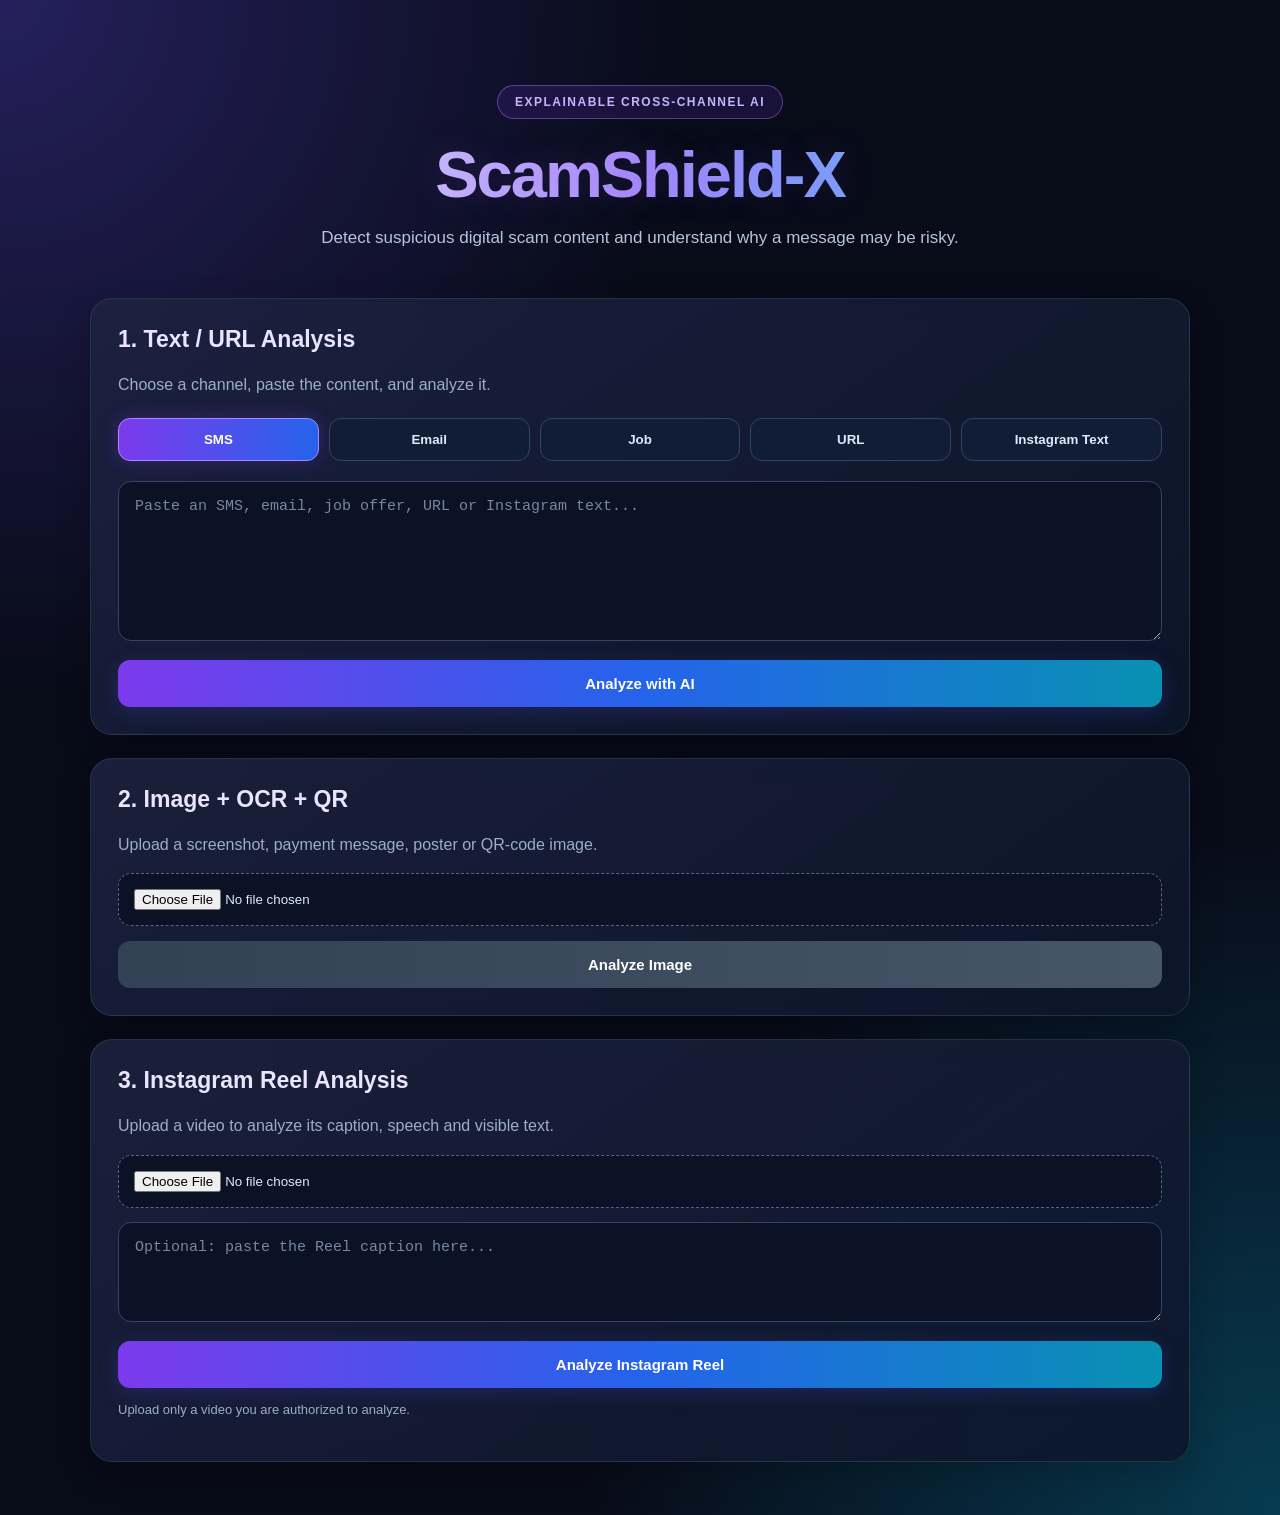
<file: index.html>
<!DOCTYPE html>
<html lang="en">
<head>
    <meta charset="UTF-8">
    <meta name="viewport" content="width=device-width, initial-scale=1.0">
    <title>ScamShield-X | AI Scam Detection</title>

    <!-- Netlify-compatible CSS path -->
    <link rel="stylesheet" href="/static/style.css">

    <style>
        .xai-meta {
            margin: 10px 0 14px;
            font-size: .88rem;
            opacity: .75;
            line-height: 1.5;
        }

        .xai-item {
            margin-bottom: 14px;
            padding: 10px 0 10px 12px;
        }

        .xai-feature { font-weight: 700; }
        .xai-direction { font-weight: 700; margin-top: 4px; }
        .xai-contribution { opacity: .78; font-size: .9rem; margin-top: 4px; }
        .scam-feature { border-left: 3px solid #ff5c75; }
        .legit-feature { border-left: 3px solid #35d07f; }

        .engine-box {
            margin-top: 15px;
            padding: 10px 14px;
            border-radius: 10px;
            background: rgba(128,128,128,.12);
            font-size: .9rem;
        }

        .type-list {
            display: flex;
            flex-wrap: wrap;
            gap: 8px;
            margin-top: 8px;
        }

        .type-badge {
            padding: 5px 10px;
            border-radius: 999px;
            background: rgba(128,128,128,.15);
            font-size: .82rem;
        }

        .confidence-box { margin-top: 10px; }
        .error {
            color: #d93025;
            padding: 12px;
            margin-top: 12px;
            white-space: pre-wrap;
        }

        button:disabled { opacity: .6; cursor: wait; }
        [hidden] { display: none !important; }

        .risk-bar {
            height: 10px;
            background: rgba(128,128,128,.2);
            border-radius: 8px;
            overflow: hidden;
            margin-top: 12px;
        }

        #riskFill {
            height: 100%;
            width: 0;
            background: #ff5c75;
            transition: width .3s;
        }

        pre {
            white-space: pre-wrap;
            overflow-wrap: anywhere;
        }

        .status {
            font-weight: bold;
            font-size: 1.2rem;
            margin-bottom: 16px;
        }

        .status.safe { color: #20a464; }
        .status.scam { color: #e7475b; }
    </style>
</head>

<body>
<div class="container">

    <header class="hero">
        <div class="badge">EXPLAINABLE CROSS-CHANNEL AI</div>
        <h1>ScamShield-X</h1>
        <p>
            Detect suspicious digital scam content and understand
            why a message may be risky.
        </p>
    </header>

    <!-- TEXT ANALYSIS -->
    <section class="card">
        <h2>1. Text / URL Analysis</h2>
        <p class="muted">
            Choose a channel, paste the content, and analyze it.
        </p>

        <div class="channel-grid">
            <button class="channel active" data-channel="sms">SMS</button>
            <button class="channel" data-channel="email">Email</button>
            <button class="channel" data-channel="job">Job</button>
            <button class="channel" data-channel="url">URL</button>
            <button class="channel" data-channel="instagram">Instagram Text</button>
        </div>

        <textarea id="inputText"
            placeholder="Paste an SMS, email, job offer, URL or Instagram text..."></textarea>

        <button id="analyzeButton" class="primary">Analyze with AI</button>
    </section>

    <!-- IMAGE ANALYSIS -->
    <section class="card">
        <h2>2. Image + OCR + QR</h2>
        <p class="muted">
            Upload a screenshot, payment message, poster or QR-code image.
        </p>

        <input id="imageInput" type="file"
            accept=".png,.jpg,.jpeg,.webp,image/*">

        <button id="imageButton" class="secondary">Analyze Image</button>
    </section>

    <!-- REEL ANALYSIS -->
    <section class="card">
        <h2>3. Instagram Reel Analysis</h2>
        <p class="muted">
            Upload a video to analyze its caption, speech and visible text.
        </p>

        <input id="videoInput" type="file"
            accept=".mp4,.mov,.avi,.mkv,video/*">

        <textarea id="caption" class="small-textarea"
            placeholder="Optional: paste the Reel caption here..."></textarea>

        <button id="reelButton" class="primary">
            Analyze Instagram Reel
        </button>

        <p class="note">
            Upload only a video you are authorized to analyze.
        </p>
    </section>

    <!-- RESULTS -->
    <section class="card result" id="result" hidden>
        <div id="status" class="status"></div>

        <div class="summary-grid">
            <div><span>Channel</span><strong id="resultChannel">-</strong></div>
            <div><span>Language</span><strong id="resultLanguage">-</strong></div>
            <div><span>Risk level</span><strong id="riskLevel">-</strong></div>
            <div><span>Risk score</span><strong id="riskScore">-</strong></div>
        </div>

        <div class="risk-bar"><div id="riskFill"></div></div>
        <div id="confidenceBox" class="confidence-box"></div>
        <div id="engineBox" class="engine-box"></div>

        <div id="scamTypesBox" class="engine-box" hidden>
            <strong>Detected scam categories</strong>
            <div id="scamTypes" class="type-list"></div>
        </div>

        <div class="two-col">
            <div>
                <h3>Rule-based evidence</h3>
                <ul id="reasonsList"></ul>
            </div>

            <div>
                <h3>Explainable AI / ML explanation</h3>
                <div id="xaiMeta" class="xai-meta"></div>
                <ul id="xaiList"></ul>
            </div>
        </div>

        <div id="reelDetails" class="evidence" hidden>
            <h3>Instagram Reel evidence</h3>
            <label>Caption</label><pre id="captionOut"></pre>
            <label>Speech transcript</label><pre id="transcriptOut"></pre>
            <label>On-screen OCR text</label><pre id="ocrOut"></pre>
            <label>Combined model input</label><pre id="combinedOut"></pre>
        </div>

        <div id="imageDetails" class="evidence" hidden>
            <h3>Image evidence</h3>
            <label>OCR text</label><pre id="imageOcrOut"></pre>
            <label>QR content</label><pre id="qrOut"></pre>
        </div>

        <div class="recommendation">
            <h3>Safety recommendation</h3>
            <p id="recommendation"></p>
        </div>
    </section>

    <div id="error" class="error" role="alert" hidden></div>
</div>

<script>
"use strict";

/*
 * IMPORTANT:
 * Keep API_BASE empty for now.
 * Once your Flask backend is deployed, put its base URL here.
 * Example: const API_BASE = "https://your-backend.example.com";
 */
const API_BASE = "";

function apiUrl(path) {
    return `${API_BASE}${path}`;
}

let selectedChannel = "sms";

const $ = id => document.getElementById(id);

function setError(message) {
    $("error").textContent = message || "An unknown error occurred.";
    $("error").hidden = false;
}

function clearError() {
    $("error").textContent = "";
    $("error").hidden = true;
}

function resetEvidence() {
    $("reelDetails").hidden = true;
    $("imageDetails").hidden = true;
    $("scamTypesBox").hidden = true;
}

function formatConfidence(value) {
    let number = Number(value);

    if (!Number.isFinite(number)) return "N/A";

    // Supports confidence returned as either 0-1 or 0-100.
    if (number <= 1) number *= 100;

    return Math.max(0, Math.min(100, number)).toFixed(1) + "%";
}

function addListItem(list, text) {
    const li = document.createElement("li");
    li.textContent = String(text);
    list.appendChild(li);
}

function displayResult(data) {
    $("result").hidden = false;
    resetEvidence();

    const prediction = String(data.prediction || "UNKNOWN").toUpperCase();
    const status = $("status");

    if (prediction === "SCAM") {
        status.textContent = "🚨 SCAM DETECTED";
        status.className = "status scam";
    } else if (prediction === "SUSPICIOUS") {
        status.textContent = "⚠️ SUSPICIOUS CONTENT";
        status.className = "status scam";
    } else if (
        prediction === "SAFE" ||
        prediction === "LEGITIMATE" ||
        prediction === "LIKELY LEGITIMATE"
    ) {
        status.textContent = "✅ LIKELY LEGITIMATE";
        status.className = "status safe";
    } else {
        status.textContent = "Analysis result: " + prediction;
        status.className = "status";
    }

    $("resultChannel").textContent = data.channel || "-";
    $("resultLanguage").textContent = data.language || "-";
    $("riskLevel").textContent = data.risk_level || "-";

    let score = Number(data.risk_score ?? 0);
    if (!Number.isFinite(score)) score = 0;
    score = Math.max(0, Math.min(100, score));

    $("riskScore").textContent = score.toFixed(1) + "%";
    $("riskFill").style.width = score + "%";

    $("confidenceBox").textContent =
        "Confidence: " + formatConfidence(data.confidence);

    $("engineBox").textContent =
        "Analysis engine: " + (data._engine || "unknown");

    const types = Array.isArray(data.scam_type) ? data.scam_type : [];
    const typeContainer = $("scamTypes");
    typeContainer.replaceChildren();

    if (types.length) {
        $("scamTypesBox").hidden = false;

        types.forEach(type => {
            const badge = document.createElement("span");
            badge.className = "type-badge";
            badge.textContent = String(type).replaceAll("_", " ");
            typeContainer.appendChild(badge);
        });
    }

    const reasonsList = $("reasonsList");
    reasonsList.replaceChildren();

    const reasons = data.reasons || data.evidence || [];
    if (Array.isArray(reasons) && reasons.length) {
        reasons.forEach(reason => addListItem(reasonsList, reason));
    } else {
        addListItem(reasonsList, "No specific evidence was returned.");
    }

    const xaiList = $("xaiList");
    xaiList.replaceChildren();

    const xai = Array.isArray(data.xai) ? data.xai : [];

    $("xaiMeta").textContent =
        data.xai_source === "trained_unified_ml_model"
            ? "Feature contributions from the trained machine-learning model."
            : "Evidence-based explanation returned by the analysis system.";

    if (!xai.length) {
        addListItem(xaiList, "No explanation features were returned.");
    }

    xai.forEach(item => {
        const li = document.createElement("li");
        li.className = "xai-item " +
            (item.direction === "SCAM" ? "scam-feature" : "legit-feature");

        const feature = document.createElement("div");
        feature.className = "xai-feature";
        feature.textContent = "Feature: " + (item.feature || "Unknown");

        const direction = document.createElement("div");
        direction.className = "xai-direction";
        direction.textContent = "Influence: " + (item.direction || "SIGNAL");

        const contribution = document.createElement("div");
        contribution.className = "xai-contribution";

        let amount = Number(item.contribution ?? 0);
        if (!Number.isFinite(amount)) amount = 0;

        contribution.textContent =
            "Contribution: " + (amount >= 0 ? "+" : "") +
            amount.toFixed(5) + " · " + (item.strength || "Model signal");

        li.append(feature, direction, contribution);
        xaiList.appendChild(li);
    });

    $("recommendation").textContent =
        data.recommendation || "Verify the information using an official source.";

    if (String(data.channel || "").toLowerCase() === "instagram") {
        $("reelDetails").hidden = false;
        $("captionOut").textContent = data.caption || "No caption supplied.";
        $("transcriptOut").textContent =
            data.transcript || "No speech transcript extracted.";
        $("ocrOut").textContent =
            data.ocr_text || "No on-screen text extracted.";
        $("combinedOut").textContent = data.combined_text || "";
    }

    if (String(data.channel || "").toLowerCase() === "image") {
        $("imageDetails").hidden = false;
        $("imageOcrOut").textContent = data.ocr_text || "No OCR text.";
        $("qrOut").textContent = Array.isArray(data.qr_data)
            ? data.qr_data.join("\n") || "No QR code detected."
            : data.qr_data || "No QR code detected.";
    }

    $("result").scrollIntoView({ behavior: "smooth", block: "start" });
}

async function sendRequest(path, options) {
    const response = await fetch(apiUrl(path), options);
    const contentType = response.headers.get("content-type") || "";

    if (!contentType.includes("application/json")) {
        if (!response.ok) {
            throw new Error(
                "The backend is not connected or returned an error. " +
                "Your Netlify frontend needs a deployed Flask backend."
            );
        }

        throw new Error("The server did not return JSON.");
    }

    const data = await response.json();

    if (!response.ok) {
        throw new Error(data.error || "Analysis request failed.");
    }

    return data;
}

document.querySelectorAll(".channel").forEach(button => {
    button.addEventListener("click", () => {
        document.querySelectorAll(".channel").forEach(item => {
            item.classList.remove("active");
        });

        button.classList.add("active");
        selectedChannel = button.dataset.channel;
    });
});

// TEXT ANALYSIS
$("analyzeButton").addEventListener("click", async () => {
    clearError();

    const text = $("inputText").value.trim();

    if (!text) {
        setError("Enter text before analyzing.");
        return;
    }

    const button = $("analyzeButton");
    button.disabled = true;
    button.textContent = "Analyzing...";

    try {
        const data = await sendRequest("/analyze", {
            method: "POST",
            headers: { "Content-Type": "application/json" },
            body: JSON.stringify({
                text,
                channel: selectedChannel
            })
        });

        displayResult(data);
    } catch (error) {
        setError(error.message);
    } finally {
        button.disabled = false;
        button.textContent = "Analyze with AI";
    }
});

// IMAGE + OCR + QR ANALYSIS
$("imageButton").addEventListener("click", async () => {
    clearError();

    const file = $("imageInput").files[0];

    if (!file) {
        setError("Please select an image first.");
        return;
    }

    const button = $("imageButton");
    button.disabled = true;
    button.textContent = "Analyzing image...";

    const form = new FormData();
    form.append("image", file);

    try {
        const data = await sendRequest("/analyze-image", {
            method: "POST",
            body: form
        });

        displayResult(data);
    } catch (error) {
        setError(error.message);
    } finally {
        button.disabled = false;
        button.textContent = "Analyze Image";
    }
});

// INSTAGRAM REEL ANALYSIS
$("reelButton").addEventListener("click", async () => {
    clearError();

    const file = $("videoInput").files[0];

    if (!file) {
        setError("Please select a video first.");
        return;
    }

    const button = $("reelButton");
    button.disabled = true;
    button.textContent = "Analyzing video...";

    const form = new FormData();
    form.append("video", file);
    form.append("caption", $("caption").value);

    try {
        const data = await sendRequest("/analyze-reel", {
            method: "POST",
            body: form
        });

        displayResult(data);
    } catch (error) {
        setError(error.message);
    } finally {
        button.disabled = false;
        button.textContent = "Analyze Instagram Reel";
    }
});
</script>
</body>
</html>
</file>
<file: static/style.css>
/* SCAMSHIELD-X - PROFESSIONAL CYBERSECURITY DESIGN */

* {
    box-sizing: border-box;
}

html {
    scroll-behavior: smooth;
}

body {
    margin: 0;
    font-family: Inter, Arial, sans-serif;
    background:
        radial-gradient(circle at top left, #25205c 0%, transparent 35%),
        radial-gradient(circle at bottom right, #073b50 0%, transparent 35%),
        #080b18;
    color: #f1f5ff;
    min-height: 100vh;
    padding: 30px 15px;
}

.container {
    width: 92%;
    max-width: 1100px;
    margin: auto;
}

/* HEADER */

.hero {
    text-align: center;
    padding: 55px 15px 45px;
}

.hero h1 {
    font-size: clamp(38px, 7vw, 65px);
    margin: 18px 0 12px;
    font-weight: 900;
    letter-spacing: -2px;
    background: linear-gradient(90deg, #ffffff, #a78bfa, #38bdf8);
    background-clip: text;
    -webkit-background-clip: text;
    color: transparent;
    text-shadow: 0 0 35px rgba(139, 92, 246, .18);
}

.hero p {
    color: #b6c4dc;
    font-size: 17px;
    line-height: 1.7;
    max-width: 650px;
    margin: auto;
}

.badge {
    display: inline-block;
    padding: 9px 17px;
    border-radius: 999px;
    background: rgba(124, 58, 237, .15);
    border: 1px solid rgba(167, 139, 250, .4);
    color: #c4b5fd;
    font-size: 12px;
    font-weight: 800;
    letter-spacing: 1.5px;
}

/* CARDS */

.card {
    background: linear-gradient(
        145deg,
        rgba(30, 35, 65, .85),
        rgba(12, 22, 42, .9)
    );
    border: 1px solid rgba(148, 163, 184, .17);
    border-radius: 22px;
    padding: 27px;
    margin-bottom: 23px;
    backdrop-filter: blur(12px);
    box-shadow: 0 12px 35px rgba(0, 0, 0, .2);
    transition: border-color .3s, transform .3s;
}

.card:hover {
    border-color: rgba(139, 92, 246, .5);
    transform: translateY(-3px);
}

h2 {
    margin-top: 0;
    font-size: 23px;
    color: #e9e5ff;
}

h3 {
    color: #c4b5fd;
}

.muted, .note {
    color: #9caec8;
    line-height: 1.6;
}

/* CHANNEL BUTTONS */

.channel-grid {
    display: grid;
    grid-template-columns: repeat(5, 1fr);
    gap: 10px;
    margin: 20px 0;
}

.channel {
    margin: 0;
    padding: 13px 8px;
    border: 1px solid #354466;
    border-radius: 12px;
    background: #111c35;
    color: #dbeafe;
    cursor: pointer;
    font-weight: 700;
    transition: .25s;
}

.channel:hover {
    border-color: #a78bfa;
    background: #27214c;
}

.channel.active {
    background: linear-gradient(90deg, #7c3aed, #2563eb);
    border-color: #a78bfa;
    color: white;
    box-shadow: 0 0 18px rgba(124, 58, 237, .3);
}

/* TEXT AREA */

textarea {
    width: 100%;
    min-height: 160px;
    resize: vertical;
    padding: 16px;
    border-radius: 13px;
    border: 1px solid #354466;
    background: #0b1225;
    color: white;
    font-size: 15px;
    outline: none;
    transition: .25s;
}

textarea:focus {
    border-color: #8b5cf6;
    box-shadow: 0 0 15px rgba(139, 92, 246, .2);
}

textarea::placeholder {
    color: #7787a4;
}

.small-textarea {
    min-height: 100px;
    margin-top: 14px;
}

/* FILE INPUT */

input[type=file] {
    width: 100%;
    padding: 15px;
    border: 1px dashed #59658c;
    border-radius: 13px;
    background: #0b1225;
    color: #dbeafe;
}

/* MAIN BUTTONS */

button.primary,
button.secondary {
    width: 100%;
    margin-top: 15px;
    padding: 15px;
    border: 0;
    border-radius: 12px;
    color: white;
    font-weight: 800;
    font-size: 15px;
    cursor: pointer;
    transition: .3s;
}

button.primary {
    background: linear-gradient(90deg, #7c3aed, #2563eb, #0891b2);
    box-shadow: 0 5px 20px rgba(79, 70, 229, .25);
}

button.secondary {
    background: linear-gradient(90deg, #334155, #475569);
}

button.primary:hover,
button.secondary:hover {
    transform: translateY(-2px);
    filter: brightness(1.15);
}

button:disabled {
    opacity: .55;
    cursor: not-allowed;
}

.note {
    margin-top: 12px;
    font-size: 13px;
}

/* RESULTS */

.result {
    border-color: rgba(139, 92, 246, .5);
}

.status {
    font-size: 29px;
    font-weight: 900;
    margin-bottom: 20px;
}

.status.scam {
    color: #fb7185;
}

.status.safe {
    color: #4ade80;
}

.summary-grid {
    display: grid;
    grid-template-columns: repeat(4, 1fr);
    gap: 13px;
}

.summary-grid div {
    background: rgba(10, 18, 40, .9);
    border: 1px solid rgba(148, 163, 184, .13);
    border-radius: 13px;
    padding: 16px;
}

.summary-grid span {
    display: block;
    color: #91a2c0;
    font-size: 12px;
    margin-bottom: 8px;
}

.summary-grid strong {
    font-size: 18px;
    color: #e0e7ff;
}

/* RISK BAR */

.risk-bar {
    height: 13px;
    background: #26334f;
    border-radius: 999px;
    overflow: hidden;
    margin: 20px 0 25px;
}

.risk-bar div {
    height: 100%;
    width: 0;
    background: linear-gradient(90deg, #22c55e, #f59e0b, #ef4444);
    transition: width .5s;
}

/* EXPLANATION */

.two-col {
    display: grid;
    grid-template-columns: 1fr 1fr;
    gap: 22px;
}

li {
    margin: 10px 0;
    line-height: 1.5;
    color: #cbd5e1;
}

.evidence {
    margin-top: 22px;
}

pre {
    white-space: pre-wrap;
    overflow-wrap: anywhere;
    background: #0b1225;
    border: 1px solid #354466;
    padding: 14px;
    border-radius: 11px;
    color: #d8e8f7;
    min-height: 40px;
}

.recommendation {
    margin-top: 22px;
    padding: 18px;
    background: rgba(14, 116, 144, .12);
    border-radius: 13px;
    border-left: 4px solid #38bdf8;
}

.error {
    background: #451a2a;
    border: 1px solid #ef4444;
    color: #fecaca;
    padding: 14px;
    border-radius: 10px;
    margin-bottom: 20px;
}

.engine-box {
    margin-top: 15px;
    padding: 13px;
    border-radius: 11px;
    background: rgba(124, 58, 237, .12);
    border: 1px solid rgba(139, 92, 246, .2);
}

.type-list {
    display: flex;
    flex-wrap: wrap;
    gap: 8px;
    margin-top: 10px;
}

.type-badge {
    padding: 6px 12px;
    border-radius: 999px;
    background: rgba(124, 58, 237, .2);
    color: #c4b5fd;
    font-size: 13px;
}

.xai-meta {
    margin: 10px 0 14px;
    font-size: .88rem;
    opacity: .75;
    line-height: 1.5;
}

.xai-item {
    margin-bottom: 14px;
    padding: 10px 0 10px 12px;
}

.xai-feature {
    font-weight: 700;
}

.xai-direction {
    font-weight: 700;
    margin-top: 4px;
}

.xai-contribution {
    opacity: .78;
    font-size: .9rem;
    margin-top: 4px;
}

.scam-feature {
    border-left: 3px solid #ff5c75;
}

.legit-feature {
    border-left: 3px solid #35d07f;
}

.confidence-box {
    margin-top: 10px;
}

[hidden] {
    display: none !important;
}

/* MOBILE RESPONSIVE */

@media (max-width: 800px) {
    .channel-grid {
        grid-template-columns: repeat(2, 1fr);
    }

    .summary-grid {
        grid-template-columns: repeat(2, 1fr);
    }

    .two-col {
        grid-template-columns: 1fr;
    }
}

@media (max-width: 500px) {
    body {
        padding: 15px 5px;
    }

    .container {
        width: 96%;
    }

    .hero {
        padding: 35px 10px;
    }

    .hero h1 {
        font-size: 38px;
    }

    .card {
        padding: 19px;
    }

    .channel-grid,
    .summary-grid {
        grid-template-columns: 1fr;
    }
}
</file>
